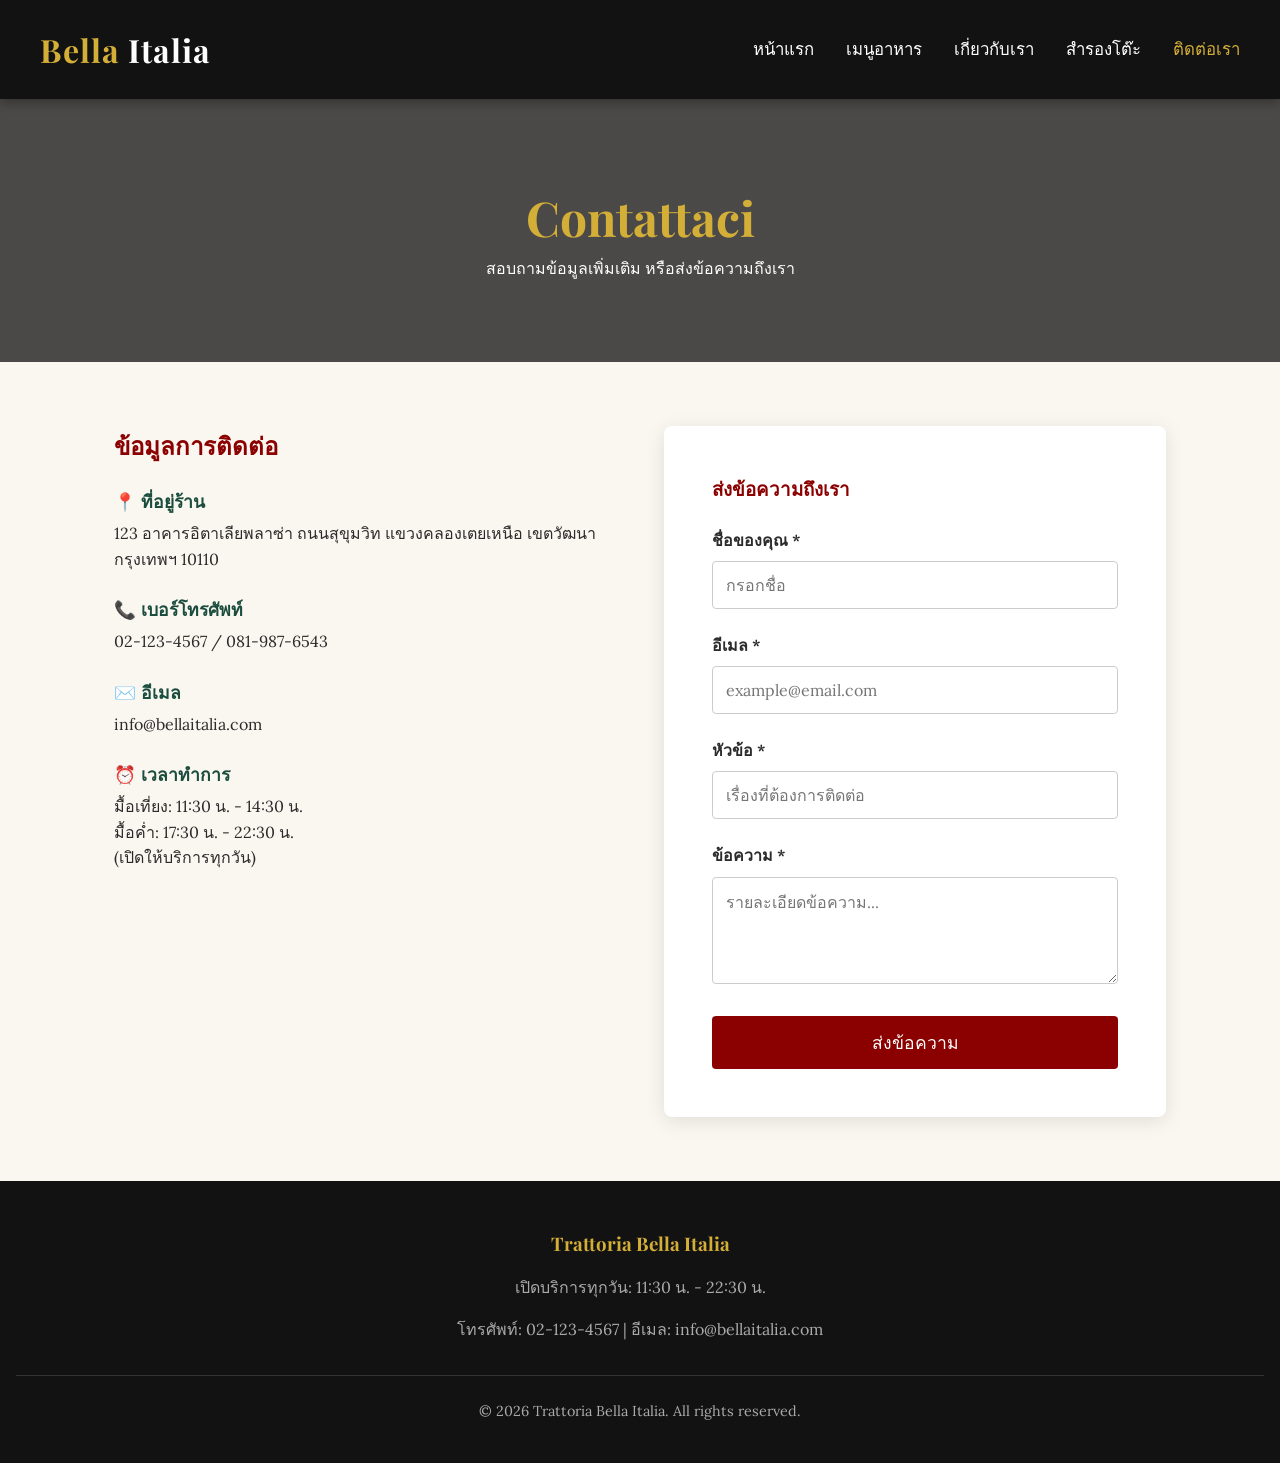
<file: contact.html>
<!DOCTYPE html>
<html lang="th">
<head>
    <meta charset="UTF-8">
    <meta name="viewport" content="width=device-width, initial-scale=1.0">
    <title>ติดต่อเรา - Bella Italia</title>
    <link rel="stylesheet" href="style.css">
    <link href="https://fonts.googleapis.com/css2?family=Lora:ital,wght@0,400;0,600;1,400&family=Playfair+Display:ital,wght@0,600;0,700;1,400&display=swap" rel="stylesheet">
</head>
<body>
    <header>
        <div class="nav-container">
            <a href="index.html" class="logo">Bella <span>Italia</span></a>
            <nav>
                <ul>
                    <li><a href="index.html">หน้าแรก</a></li>
                    <li><a href="menu.html">เมนูอาหาร</a></li>
                    <li><a href="about.html">เกี่ยวกับเรา</a></li>
                    <li><a href="reservation.html">สำรองโต๊ะ</a></li>
                    <li><a href="contact.html" class="active">ติดต่อเรา</a></li>
                </ul>
            </nav>
        </div>
    </header>

    <div class="page-banner">
        <h1>Contattaci</h1>
        <p>สอบถามข้อมูลเพิ่มเติม หรือส่งข้อความถึงเรา</p>
    </div>

    <div class="container">
        <div style="display: grid; grid-template-columns: repeat(auto-fit, minmax(320px, 1fr)); gap: 3rem;">
            <div>
                <h2 style="font-family: var(--font-heading); color: var(--primary-color); margin-bottom: 1.5rem;">ข้อมูลการติดต่อ</h2>
                
                <div style="margin-bottom: 1.5rem;">
                    <h4 style="color: var(--secondary-color); font-size: 1.1rem; margin-bottom: 0.3rem;">📍 ที่อยู่ร้าน</h4>
                    <p>123 อาคารอิตาเลียพลาซ่า ถนนสุขุมวิท แขวงคลองเตยเหนือ เขตวัฒนา กรุงเทพฯ 10110</p>
                </div>

                <div style="margin-bottom: 1.5rem;">
                    <h4 style="color: var(--secondary-color); font-size: 1.1rem; margin-bottom: 0.3rem;">📞 เบอร์โทรศัพท์</h4>
                    <p>02-123-4567 / 081-987-6543</p>
                </div>

                <div style="margin-bottom: 1.5rem;">
                    <h4 style="color: var(--secondary-color); font-size: 1.1rem; margin-bottom: 0.3rem;">✉️ อีเมล</h4>
                    <p>info@bellaitalia.com</p>
                </div>

                <div style="margin-bottom: 1.5rem;">
                    <h4 style="color: var(--secondary-color); font-size: 1.1rem; margin-bottom: 0.3rem;">⏰ เวลาทำการ</h4>
                    <p>มื้อเที่ยง: 11:30 น. - 14:30 น.<br>มื้อค่ำ: 17:30 น. - 22:30 น.<br>(เปิดให้บริการทุกวัน)</p>
                </div>
            </div>

            <div class="form-container" style="margin: 0;">
                <h3 style="font-family: var(--font-heading); color: var(--primary-color); margin-bottom: 1.5rem;">ส่งข้อความถึงเรา</h3>
                <form onsubmit="event.preventDefault(); alert('ขอบคุณสำหรับข้อความ! เราจะตอบกลับโดยเร็วที่สุด');">
                    <div class="form-group">
                        <label for="contact-name">ชื่อของคุณ *</label>
                        <input type="text" id="contact-name" required placeholder="กรอกชื่อ">
                    </div>
                    <div class="form-group">
                        <label for="contact-email">อีเมล *</label>
                        <input type="email" id="contact-email" required placeholder="example@email.com">
                    </div>
                    <div class="form-group">
                        <label for="contact-subject">หัวข้อ *</label>
                        <input type="text" id="contact-subject" required placeholder="เรื่องที่ต้องการติดต่อ">
                    </div>
                    <div class="form-group">
                        <label for="contact-msg">ข้อความ *</label>
                        <textarea id="contact-msg" rows="4" required placeholder="รายละเอียดข้อความ..."></textarea>
                    </div>
                    <button type="submit" class="btn" style="width: 100%;">ส่งข้อความ</button>
                </form>
            </div>
        </div>
    </div>

    <footer>
        <h3>Trattoria Bella Italia</h3>
        <p>เปิดบริการทุกวัน: 11:30 น. - 22:30 น.</p>
        <p>โทรศัพท์: 02-123-4567 | อีเมล: info@bellaitalia.com</p>
        <div class="footer-bottom">
            <p>&copy; 2026 Trattoria Bella Italia. All rights reserved.</p>
        </div>
    </footer>
</body>
</html>
</file>
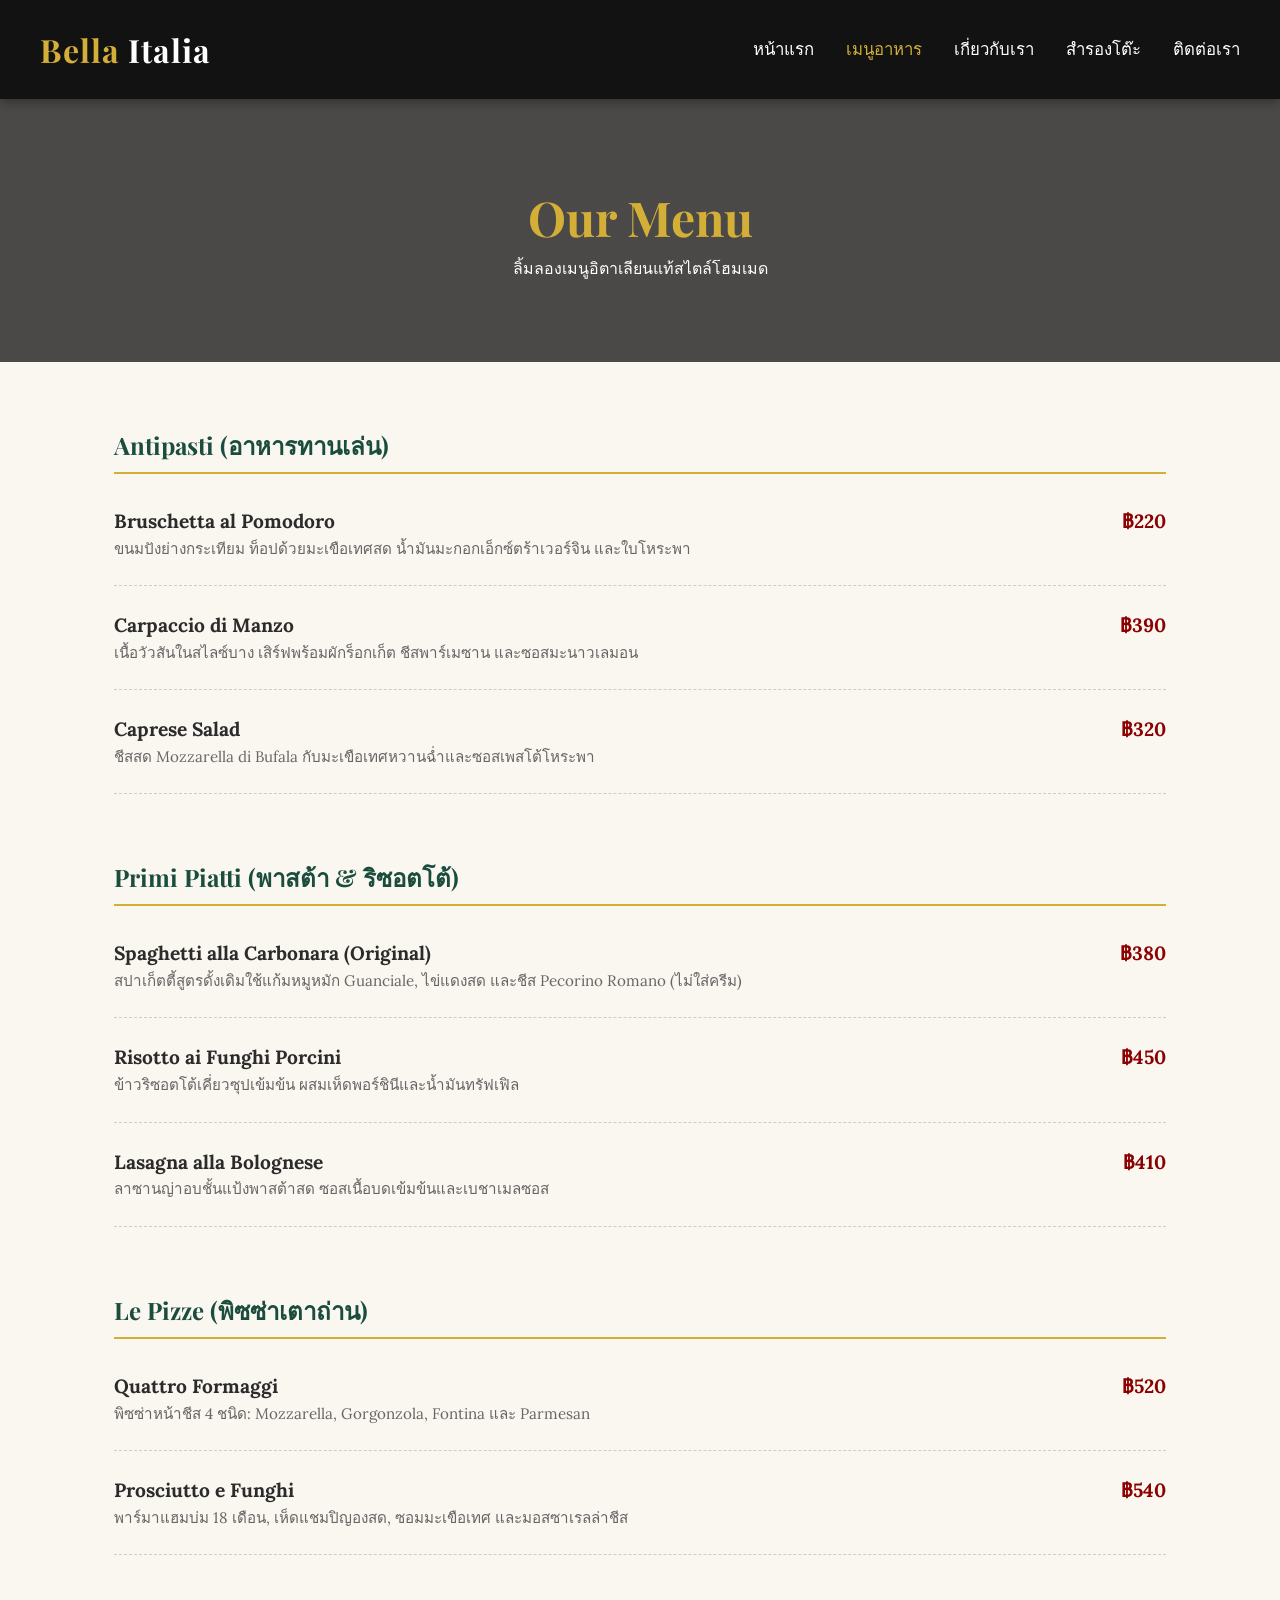
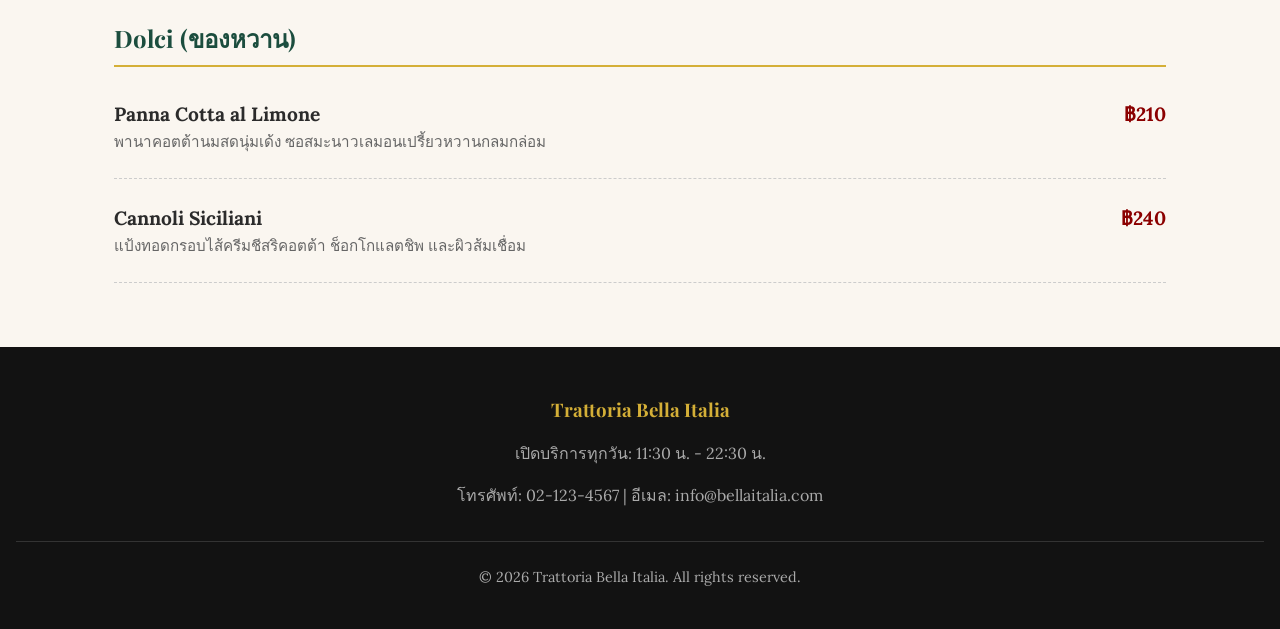
<file: menu.html>
<!DOCTYPE html>
<html lang="th">
<head>
    <meta charset="UTF-8">
    <meta name="viewport" content="width=device-width, initial-scale=1.0">
    <title>เมนูอาหาร - Bella Italia</title>
    <link rel="stylesheet" href="style.css">
    <link href="https://fonts.googleapis.com/css2?family=Lora:ital,wght@0,400;0,600;1,400&family=Playfair+Display:ital,wght@0,600;0,700;1,400&display=swap" rel="stylesheet">
</head>
<body>
    <header>
        <div class="nav-container">
            <a href="index.html" class="logo">Bella <span>Italia</span></a>
            <nav>
                <ul>
                    <li><a href="index.html">หน้าแรก</a></li>
                    <li><a href="menu.html" class="active">เมนูอาหาร</a></li>
                    <li><a href="about.html">เกี่ยวกับเรา</a></li>
                    <li><a href="reservation.html">สำรองโต๊ะ</a></li>
                    <li><a href="contact.html">ติดต่อเรา</a></li>
                </ul>
            </nav>
        </div>
    </header>

    <div class="page-banner">
        <h1>Our Menu</h1>
        <p>ลิ้มลองเมนูอิตาเลียนแท้สไตล์โฮมเมด</p>
    </div>

    <div class="container">
        <!-- Antipasti -->
        <div class="menu-category">
            <h2>Antipasti (อาหารทานเล่น)</h2>
            <div class="menu-item">
                <div class="menu-item-info">
                    <h4>Bruschetta al Pomodoro</h4>
                    <p>ขนมปังย่างกระเทียม ท็อปด้วยมะเขือเทศสด น้ำมันมะกอกเอ็กซ์ตร้าเวอร์จิน และใบโหระพา</p>
                </div>
                <div class="menu-item-price">฿220</div>
            </div>
            <div class="menu-item">
                <div class="menu-item-info">
                    <h4>Carpaccio di Manzo</h4>
                    <p>เนื้อวัวสันในสไลซ์บาง เสิร์ฟพร้อมผักร็อกเก็ต ชีสพาร์เมซาน และซอสมะนาวเลมอน</p>
                </div>
                <div class="menu-item-price">฿390</div>
            </div>
            <div class="menu-item">
                <div class="menu-item-info">
                    <h4>Caprese Salad</h4>
                    <p>ชีสสด Mozzarella di Bufala กับมะเขือเทศหวานฉ่ำและซอสเพสโต้โหระพา</p>
                </div>
                <div class="menu-item-price">฿320</div>
            </div>
        </div>

        <!-- Primi Piatti -->
        <div class="menu-category">
            <h2>Primi Piatti (พาสต้า & ริซอตโต้)</h2>
            <div class="menu-item">
                <div class="menu-item-info">
                    <h4>Spaghetti alla Carbonara (Original)</h4>
                    <p>สปาเก็ตตี้สูตรดั้งเดิมใช้แก้มหมูหมัก Guanciale, ไข่แดงสด และชีส Pecorino Romano (ไม่ใส่ครีม)</p>
                </div>
                <div class="menu-item-price">฿380</div>
            </div>
            <div class="menu-item">
                <div class="menu-item-info">
                    <h4>Risotto ai Funghi Porcini</h4>
                    <p>ข้าวริซอตโต้เคี่ยวซุปเข้มข้น ผสมเห็ดพอร์ชินีและน้ำมันทรัฟเฟิล</p>
                </div>
                <div class="menu-item-price">฿450</div>
            </div>
            <div class="menu-item">
                <div class="menu-item-info">
                    <h4>Lasagna alla Bolognese</h4>
                    <p>ลาซานญ่าอบชั้นแป้งพาสต้าสด ซอสเนื้อบดเข้มข้นและเบชาเมลซอส</p>
                </div>
                <div class="menu-item-price">฿410</div>
            </div>
        </div>

        <!-- Pizza -->
        <div class="menu-category">
            <h2>Le Pizze (พิซซ่าเตาถ่าน)</h2>
            <div class="menu-item">
                <div class="menu-item-info">
                    <h4>Quattro Formaggi</h4>
                    <p>พิซซ่าหน้าชีส 4 ชนิด: Mozzarella, Gorgonzola, Fontina และ Parmesan</p>
                </div>
                <div class="menu-item-price">฿520</div>
            </div>
            <div class="menu-item">
                <div class="menu-item-info">
                    <h4>Prosciutto e Funghi</h4>
                    <p>พาร์มาแฮมบ่ม 18 เดือน, เห็ดแชมปิญองสด, ซอมมะเขือเทศ และมอสซาเรลล่าชีส</p>
                </div>
                <div class="menu-item-price">฿540</div>
            </div>
        </div>

        <!-- Dolci -->
        <div class="menu-category">
            <h2>Dolci (ของหวาน)</h2>
            <div class="menu-item">
                <div class="menu-item-info">
                    <h4>Panna Cotta al Limone</h4>
                    <p>พานาคอตต้านมสดนุ่มเด้ง ซอสมะนาวเลมอนเปรี้ยวหวานกลมกล่อม</p>
                </div>
                <div class="menu-item-price">฿210</div>
            </div>
            <div class="menu-item">
                <div class="menu-item-info">
                    <h4>Cannoli Siciliani</h4>
                    <p>แป้งทอดกรอบไส้ครีมชีสริคอตต้า ช็อกโกแลตชิพ และผิวส้มเชื่อม</p>
                </div>
                <div class="menu-item-price">฿240</div>
            </div>
        </div>
    </div>

    <footer>
        <h3>Trattoria Bella Italia</h3>
        <p>เปิดบริการทุกวัน: 11:30 น. - 22:30 น.</p>
        <p>โทรศัพท์: 02-123-4567 | อีเมล: info@bellaitalia.com</p>
        <div class="footer-bottom">
            <p>&copy; 2026 Trattoria Bella Italia. All rights reserved.</p>
        </div>
    </footer>
</body>
</html>
</file>
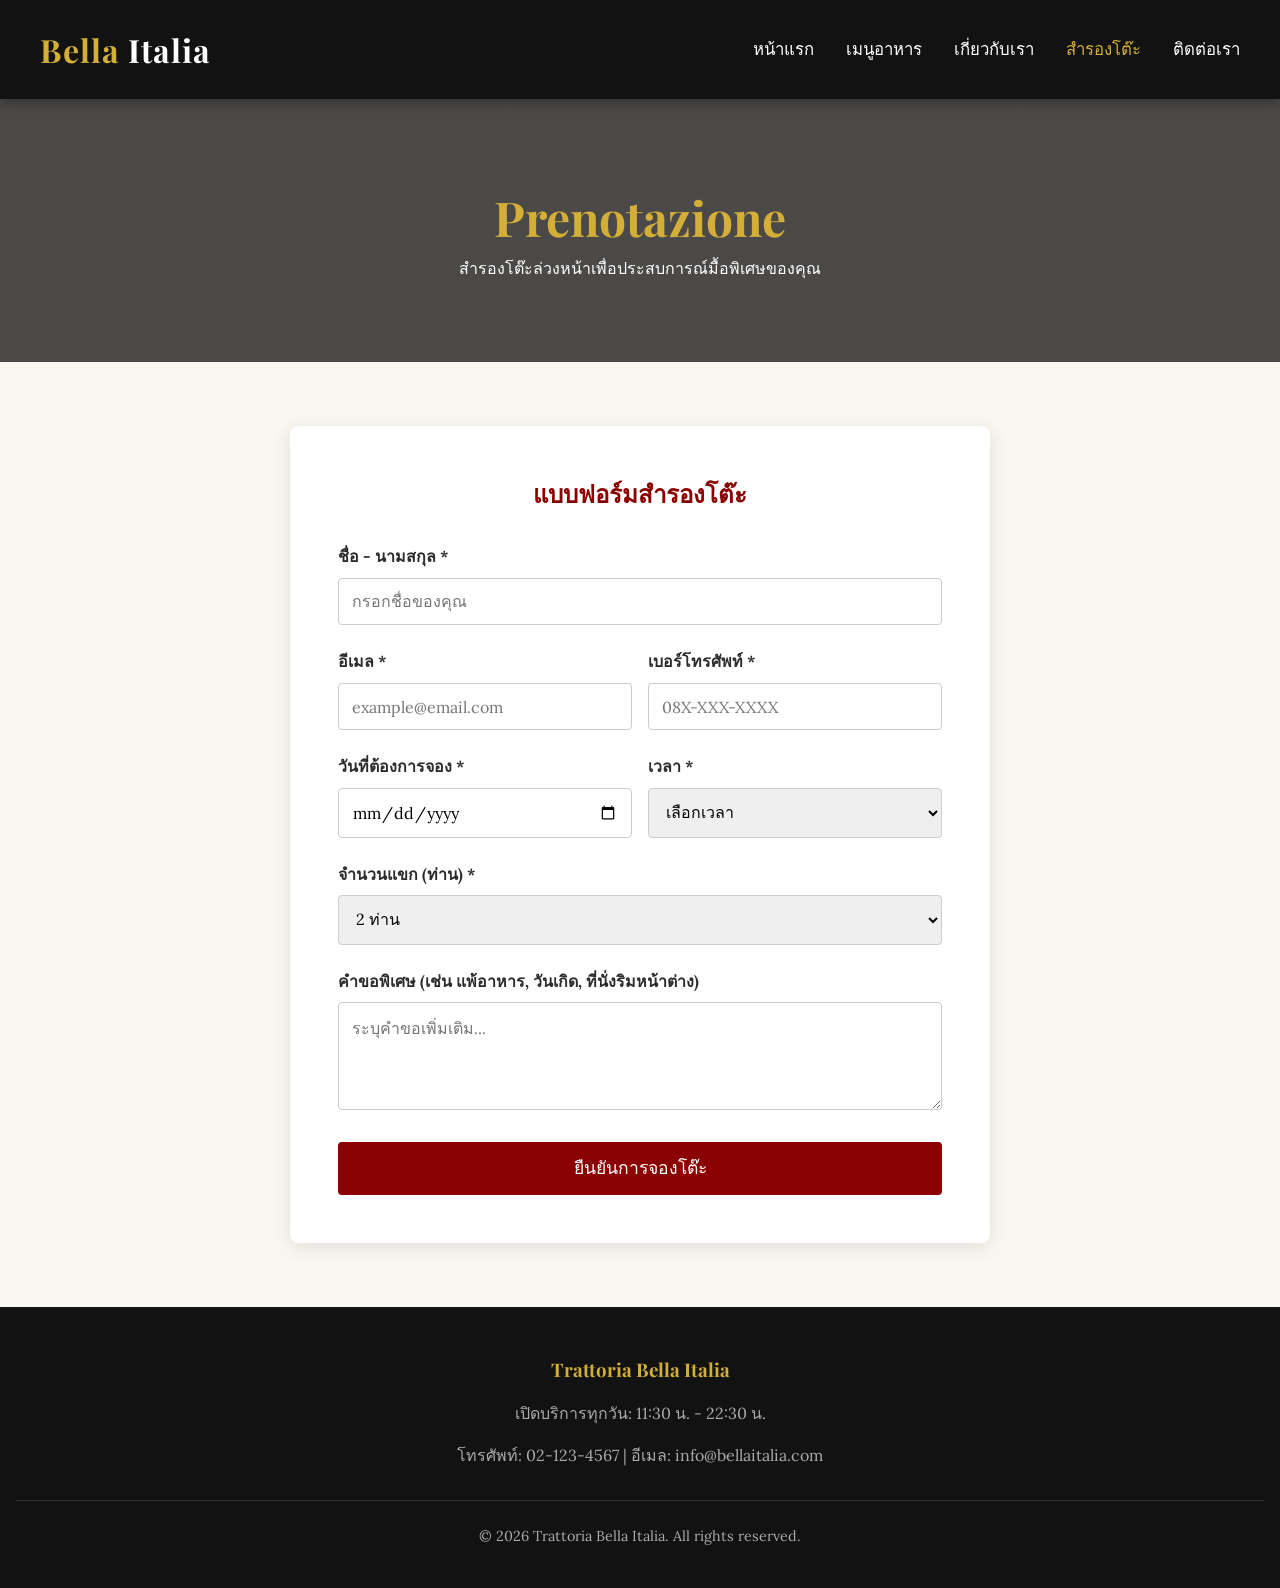
<file: reservation.html>
<!DOCTYPE html>
<html lang="th">
<head>
    <meta charset="UTF-8">
    <meta name="viewport" content="width=device-width, initial-scale=1.0">
    <title>สำรองโต๊ะ - Bella Italia</title>
    <link rel="stylesheet" href="style.css">
    <link href="https://fonts.googleapis.com/css2?family=Lora:ital,wght@0,400;0,600;1,400&family=Playfair+Display:ital,wght@0,600;0,700;1,400&display=swap" rel="stylesheet">
</head>
<body>
    <header>
        <div class="nav-container">
            <a href="index.html" class="logo">Bella <span>Italia</span></a>
            <nav>
                <ul>
                    <li><a href="index.html">หน้าแรก</a></li>
                    <li><a href="menu.html">เมนูอาหาร</a></li>
                    <li><a href="about.html">เกี่ยวกับเรา</a></li>
                    <li><a href="reservation.html" class="active">สำรองโต๊ะ</a></li>
                    <li><a href="contact.html">ติดต่อเรา</a></li>
                </ul>
            </nav>
        </div>
    </header>

    <div class="page-banner">
        <h1>Prenotazione</h1>
        <p>สำรองโต๊ะล่วงหน้าเพื่อประสบการณ์มื้อพิเศษของคุณ</p>
    </div>

    <div class="container">
        <div class="form-container">
            <h2 style="font-family: var(--font-heading); text-align: center; color: var(--primary-color); margin-bottom: 2rem;">แบบฟอร์มสำรองโต๊ะ</h2>
            <form onsubmit="event.preventDefault(); alert('ขอบคุณสำหรับการสำรองโต๊ะ! ทางร้านจะติดต่อกลับเพื่อยืนยันอีกครั้ง');">
                <div class="form-group">
                    <label for="name">ชื่อ - นามสกุล *</label>
                    <input type="text" id="name" required placeholder="กรอกชื่อของคุณ">
                </div>

                <div class="form-row">
                    <div class="form-group">
                        <label for="email">อีเมล *</label>
                        <input type="email" id="email" required placeholder="example@email.com">
                    </div>
                    <div class="form-group">
                        <label for="phone">เบอร์โทรศัพท์ *</label>
                        <input type="tel" id="phone" required placeholder="08X-XXX-XXXX">
                    </div>
                </div>

                <div class="form-row">
                    <div class="form-group">
                        <label for="date">วันที่ต้องการจอง *</label>
                        <input type="date" id="date" required>
                    </div>
                    <div class="form-group">
                        <label for="time">เวลา *</label>
                        <select id="time" required>
                            <option value="">เลือกเวลา</option>
                            <option value="11:30">11:30 น.</option>
                            <option value="12:00">12:00 น.</option>
                            <option value="13:00">13:00 น.</option>
                            <option value="17:30">17:30 น.</option>
                            <option value="18:30">18:30 น.</option>
                            <option value="19:30">19:30 น.</option>
                            <option value="20:30">20:30 น.</option>
                        </select>
                    </div>
                </div>

                <div class="form-group">
                    <label for="guests">จำนวนแขก (ท่าน) *</label>
                    <select id="guests" required>
                        <option value="1">1 ท่าน</option>
                        <option value="2" selected>2 ท่าน</option>
                        <option value="3-4">3 - 4 ท่าน</option>
                        <option value="5-6">5 - 6 ท่าน</option>
                        <option value="7+">มากกว่า 6 ท่าน (จัดเลี้ยง)</option>
                    </select>
                </div>

                <div class="form-group">
                    <label for="notes">คำขอพิเศษ (เช่น แพ้อาหาร, วันเกิด, ที่นั่งริมหน้าต่าง)</label>
                    <textarea id="notes" rows="4" placeholder="ระบุคำขอเพิ่มเติม..."></textarea>
                </div>

                <button type="submit" class="btn" style="width: 100%;">ยืนยันการจองโต๊ะ</button>
            </form>
        </div>
    </div>

    <footer>
        <h3>Trattoria Bella Italia</h3>
        <p>เปิดบริการทุกวัน: 11:30 น. - 22:30 น.</p>
        <p>โทรศัพท์: 02-123-4567 | อีเมล: info@bellaitalia.com</p>
        <div class="footer-bottom">
            <p>&copy; 2026 Trattoria Bella Italia. All rights reserved.</p>
        </div>
    </footer>
</body>
</html>
</file>
<file: style.css>
/* Global Styles */
:root {
    --primary-color: #8b0000; /* Deep Italian Red */
    --secondary-color: #1b4d3e; /* Deep Sage Green */
    --accent-color: #d4af37; /* Warm Gold */
    --bg-light: #faf6f0; /* Cream background */
    --text-dark: #2b2b2b;
    --font-heading: 'Playfair Display', serif, Georgia;
    --font-body: 'Lora', serif, 'Helvetica Neue', sans-serif;
}

* {
    box-sizing: border-box;
    margin: 0;
    padding: 0;
}

body {
    font-family: var(--font-body);
    background-color: var(--bg-light);
    color: var(--text-dark);
    line-height: 1.6;
}

/* Header & Navigation */
header {
    background-color: #121212;
    color: #fff;
    padding: 1.5rem 2rem;
    position: sticky;
    top: 0;
    z-index: 1000;
    box-shadow: 0 4px 10px rgba(0,0,0,0.3);
}

.nav-container {
    max-width: 1200px;
    margin: 0 auto;
    display: flex;
    justify-content: space-between;
    align-items: center;
}

.logo {
    font-family: var(--font-heading);
    font-size: 2rem;
    color: var(--accent-color);
    text-decoration: none;
    font-weight: bold;
    letter-spacing: 1px;
}

.logo span {
    color: #fff;
}

nav ul {
    display: flex;
    list-style: none;
    gap: 2rem;
}

nav a {
    color: #fff;
    text-decoration: none;
    font-size: 1.05rem;
    transition: color 0.3s;
}

nav a:hover, nav a.active {
    color: var(--accent-color);
}

/* Hero Section */
.hero {
    background: linear-gradient(rgba(0,0,0,0.6), rgba(0,0,0,0.6)), url('https://images.unsplash.com/photo-1555396273-367ea4eb4db5?auto=format&fit=crop&w=1600&q=80') center/cover no-repeat;
    height: 75vh;
    display: flex;
    flex-direction: column;
    justify-content: center;
    align-items: center;
    text-align: center;
    color: #fff;
    padding: 0 1rem;
}

.hero h1 {
    font-family: var(--font-heading);
    font-size: 3.5rem;
    margin-bottom: 1rem;
    color: var(--accent-color);
}

.hero p {
    font-size: 1.3rem;
    max-width: 600px;
    margin-bottom: 2rem;
}

.btn {
    display: inline-block;
    background-color: var(--primary-color);
    color: #fff;
    padding: 0.8rem 2rem;
    text-decoration: none;
    border-radius: 4px;
    font-size: 1.1rem;
    transition: background 0.3s, transform 0.2s;
    border: none;
    cursor: pointer;
}

.btn:hover {
    background-color: #a70000;
    transform: translateY(-2px);
}

.btn-secondary {
    background-color: transparent;
    border: 2px solid var(--accent-color);
    color: var(--accent-color);
    margin-left: 1rem;
}

.btn-secondary:hover {
    background-color: var(--accent-color);
    color: #000;
}

/* Page Banner */
.page-banner {
    background: linear-gradient(rgba(0,0,0,0.7), rgba(0,0,0,0.7)), url('https://images.unsplash.com/photo-1517248135467-4c7edcad34c4?auto=format&fit=crop&w=1600&q=80') center/cover no-repeat;
    padding: 5rem 1rem;
    text-align: center;
    color: #fff;
}

.page-banner h1 {
    font-family: var(--font-heading);
    font-size: 3rem;
    color: var(--accent-color);
}

/* Content Container */
.container {
    max-width: 1100px;
    margin: 4rem auto;
    padding: 0 1.5rem;
}

.section-title {
    text-align: center;
    font-family: var(--font-heading);
    font-size: 2.5rem;
    color: var(--primary-color);
    margin-bottom: 1rem;
}

.section-subtitle {
    text-align: center;
    font-size: 1.1rem;
    color: #666;
    margin-bottom: 3rem;
}

/* Feature Grid */
.grid {
    display: grid;
    grid-template-columns: repeat(auto-fit, minmax(300px, 1fr));
    gap: 2rem;
}

.card {
    background: #fff;
    border-radius: 8px;
    overflow: hidden;
    box-shadow: 0 4px 15px rgba(0,0,0,0.08);
    transition: transform 0.3s;
}

.card:hover {
    transform: translateY(-5px);
}

.card img {
    width: 100%;
    height: 220px;
    object-fit: cover;
}

.card-content {
    padding: 1.5rem;
}

.card-content h3 {
    font-family: var(--font-heading);
    font-size: 1.4rem;
    margin-bottom: 0.5rem;
    color: var(--primary-color);
}

.price {
    float: right;
    color: var(--accent-color);
    font-weight: bold;
    font-size: 1.2rem;
}

/* Menu Page Styles */
.menu-category {
    margin-bottom: 4rem;
}

.menu-category h2 {
    font-family: var(--font-heading);
    border-bottom: 2px solid var(--accent-color);
    padding-bottom: 0.5rem;
    margin-bottom: 2rem;
    color: var(--secondary-color);
}

.menu-item {
    display: flex;
    justify-content: space-between;
    align-items: baseline;
    margin-bottom: 1.5rem;
    padding-bottom: 1.5rem;
    border-bottom: 1px dashed #ccc;
}

.menu-item-info h4 {
    font-size: 1.2rem;
    color: var(--text-dark);
}

.menu-item-info p {
    font-size: 0.95rem;
    color: #666;
}

.menu-item-price {
    font-weight: bold;
    color: var(--primary-color);
    font-size: 1.2rem;
}

/* Forms (Reservation & Contact) */
.form-container {
    background: #fff;
    padding: 3rem;
    border-radius: 8px;
    box-shadow: 0 4px 20px rgba(0,0,0,0.1);
    max-width: 700px;
    margin: 0 auto;
}

.form-group {
    margin-bottom: 1.5rem;
}

.form-group label {
    display: block;
    margin-bottom: 0.5rem;
    font-weight: bold;
}

.form-group input, .form-group select, .form-group textarea {
    width: 100%;
    padding: 0.8rem;
    border: 1px solid #ccc;
    border-radius: 4px;
    font-size: 1rem;
    font-family: inherit;
}

.form-row {
    display: grid;
    grid-template-columns: 1fr 1fr;
    gap: 1rem;
}

/* Footer */
footer {
    background-color: #121212;
    color: #aaa;
    text-align: center;
    padding: 3rem 1rem 1.5rem;
    margin-top: 4rem;
}

footer h3 {
    color: var(--accent-color);
    font-family: var(--font-heading);
    margin-bottom: 1rem;
}

footer p {
    margin-bottom: 1rem;
}

.footer-bottom {
    border-top: 1px solid #333;
    padding-top: 1.5rem;
    margin-top: 2rem;
    font-size: 0.9rem;
}

/* Responsive */
@media (max-width: 768px) {
    .nav-container {
        flex-direction: column;
        gap: 1rem;
    }
    .hero h1 {
        font-size: 2.5rem;
    }
    .form-row {
        grid-template-columns: 1fr;
    }
}
</file>
